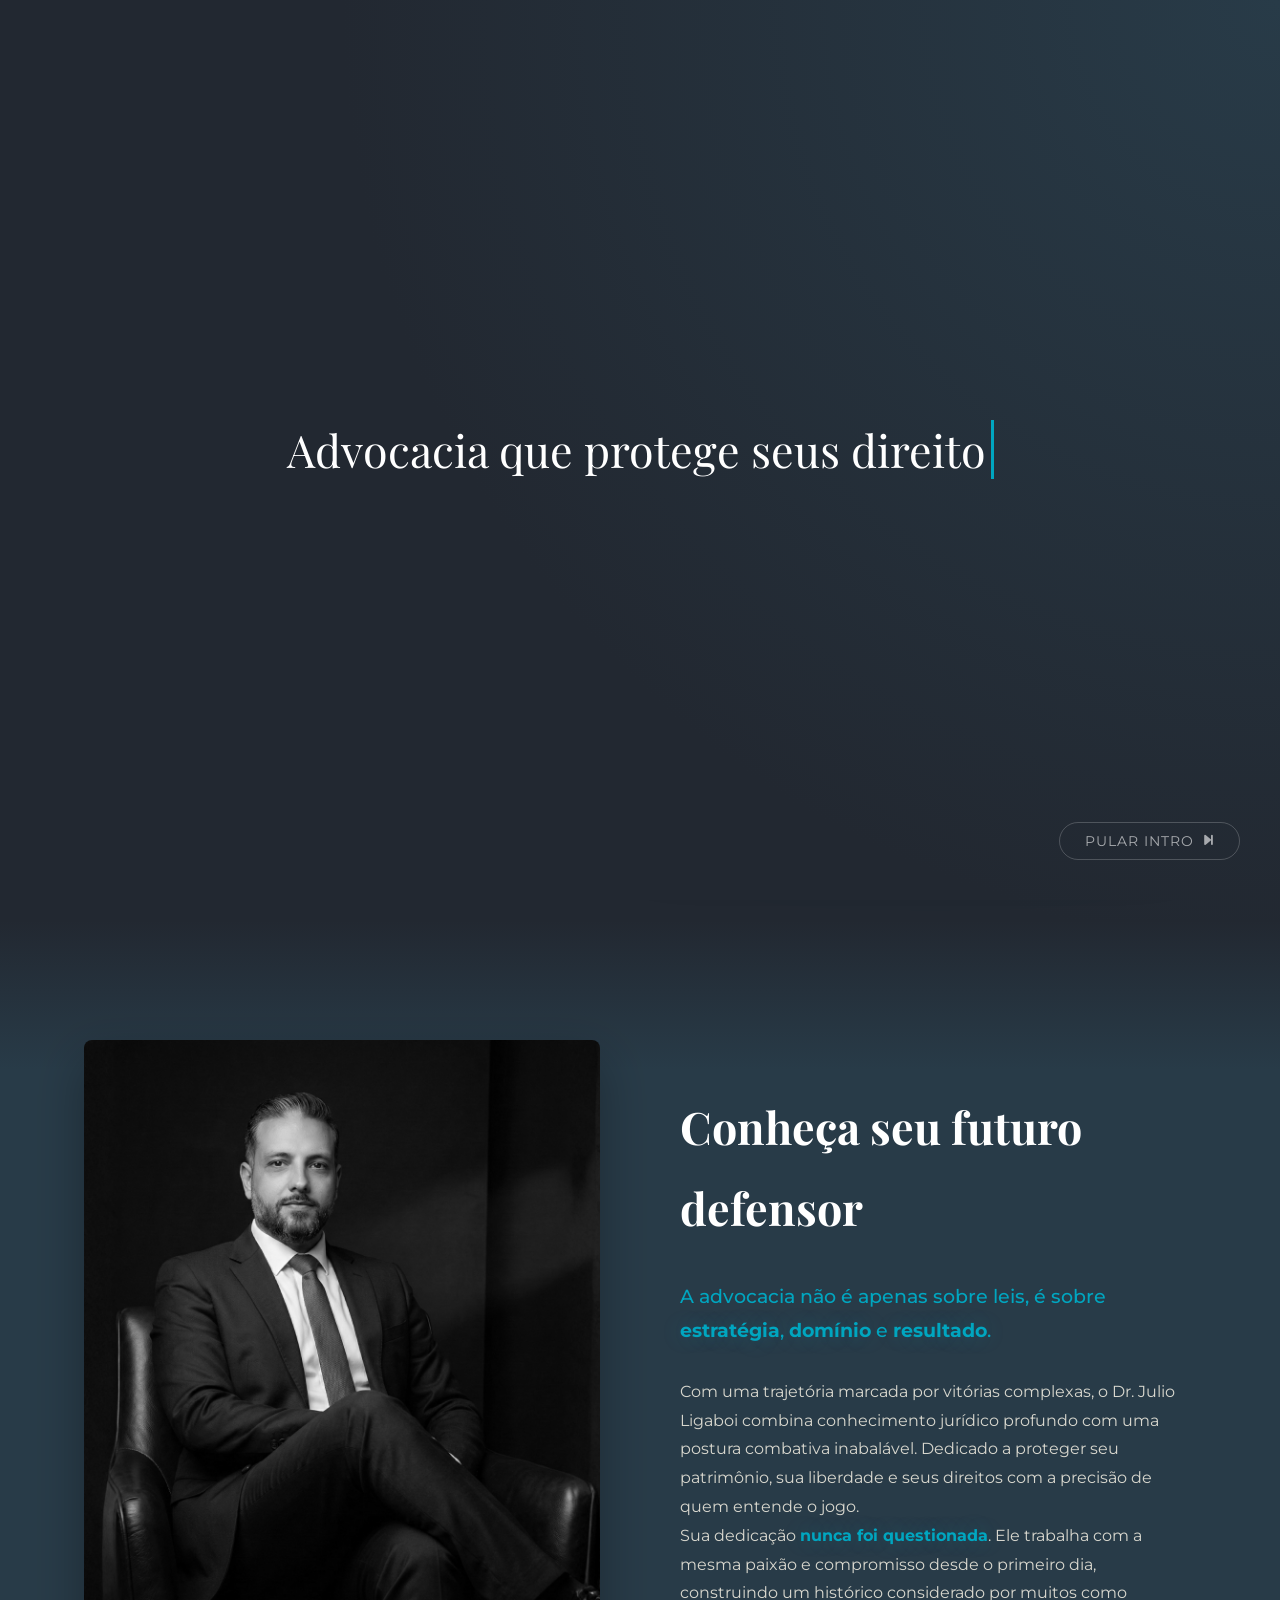
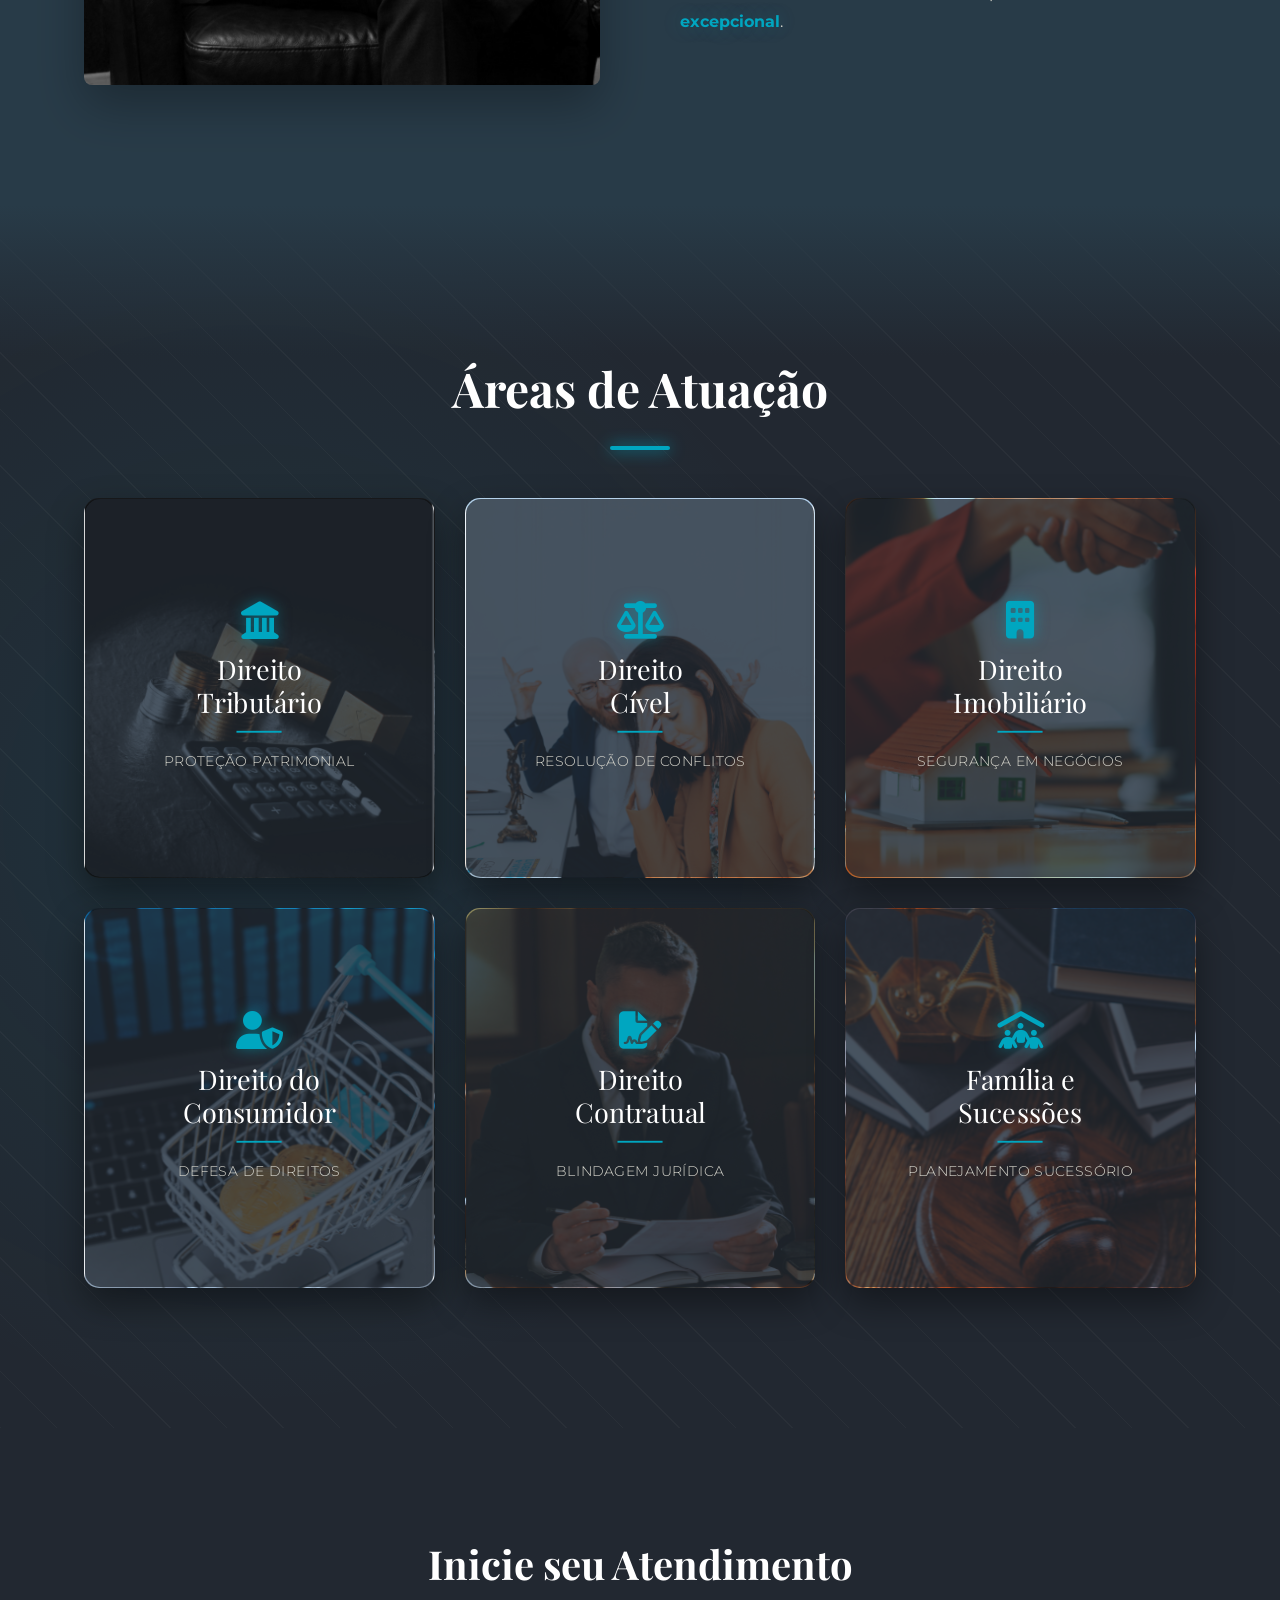
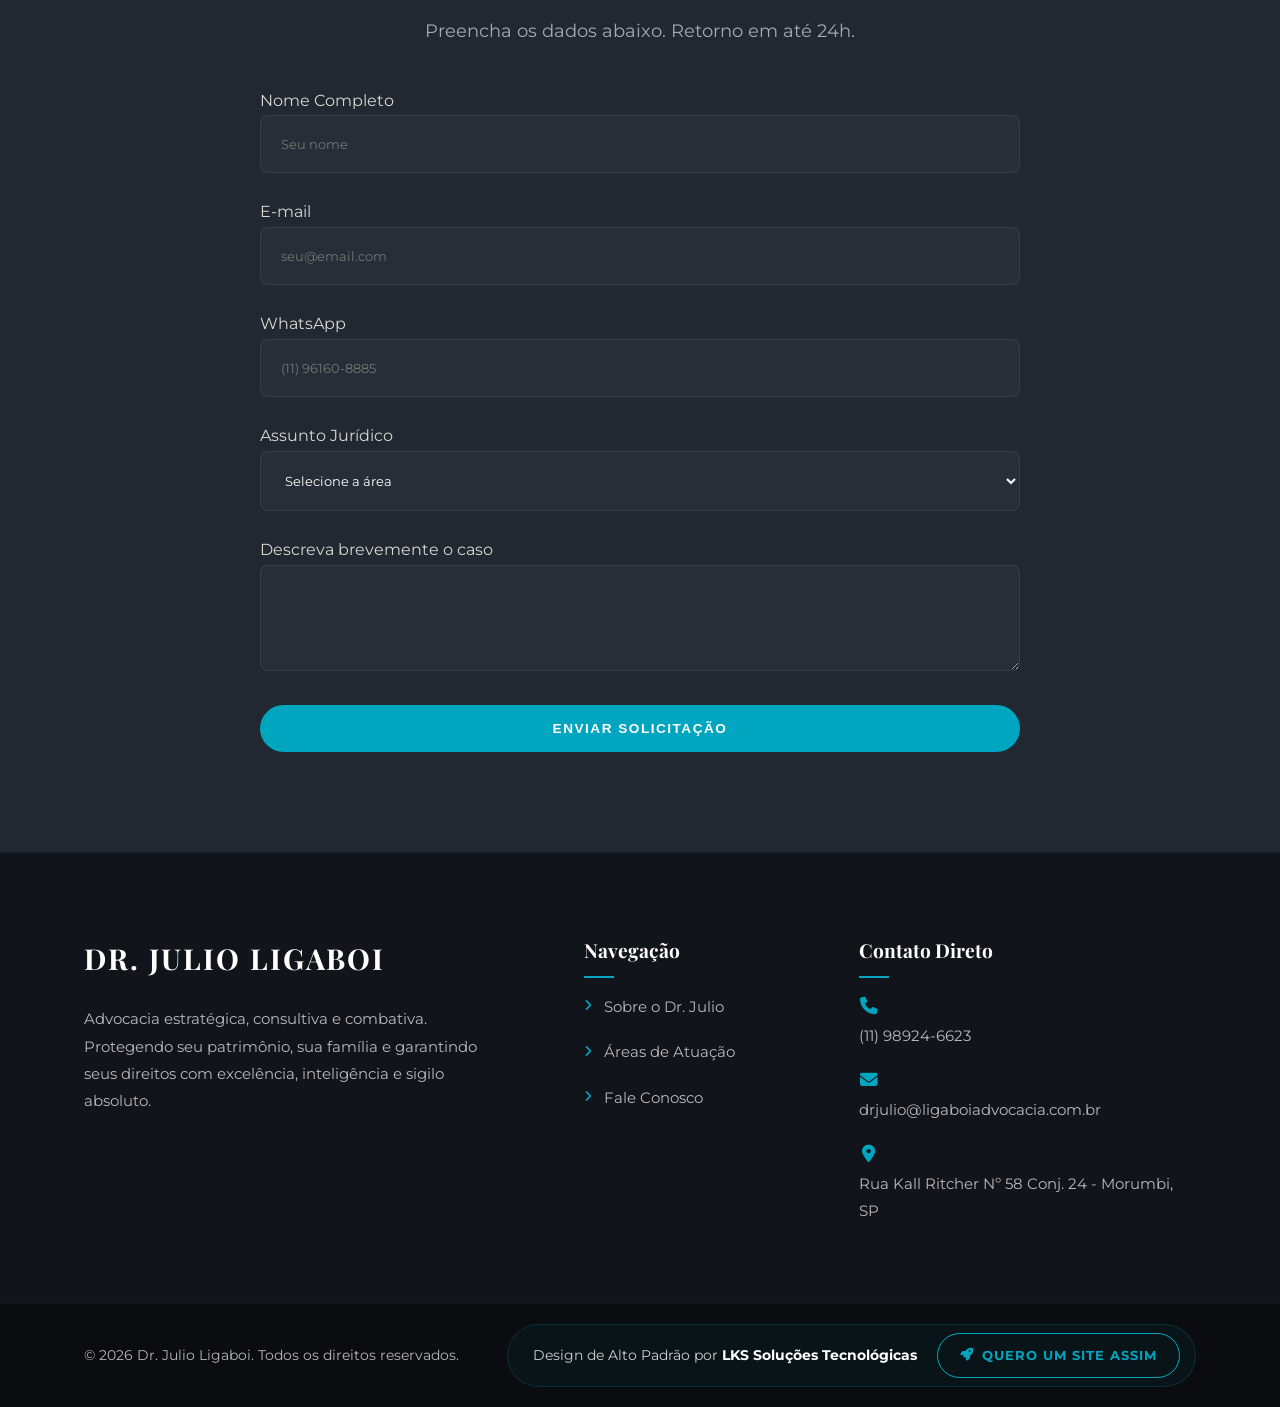
<file: index.html>
<!DOCTYPE html>
<html lang="pt-br">
<head>
    <meta charset="UTF-8">
    <meta name="viewport" content="width=device-width, initial-scale=1.0">
    <meta name="description" content="Dr. Julio Ligaboi - Advocacia de Alta Performance. Especialista em Direito Civil, Criminal e Contratos. Lutando por você até o fim.">
    <meta name="keywords" content="advogado, direito, jurídico, advocacia, Dr. Julio Ligaboi, OAB, contratos, criminal, cível">
    <meta name="author" content="Singularidade Dev">
    <title>Dr. Julio Ligaboi | Advocacia de Elite</title>

    <link rel="preconnect" href="https://fonts.googleapis.com">
    <link rel="preconnect" href="https://fonts.gstatic.com" crossorigin>
    <link href="https://fonts.googleapis.com/css2?family=Montserrat:wght@300;400;500;600;700&family=Playfair+Display:ital,wght@0,400;0,700;1,400&display=swap" rel="stylesheet">
    
    <link rel="stylesheet" href="https://cdnjs.cloudflare.com/ajax/libs/font-awesome/6.4.0/css/all.min.css">

    <link rel="stylesheet" href="style.css">
</head>
<body>

    <div id="preloader" class="preloader-bg" onclick="skipIntro()">
        <div class="preloader-content">
            <span id="typewriter-text" class="typewriter"></span>
        </div>
        
        <button class="skip-btn" onclick="event.stopPropagation(); skipIntro()">
            Pular Intro <i class="fa-solid fa-forward-step"></i>
        </button>
    </div>

    <header class="navbar" id="navbar">
        <div class="container navbar-container">
            <div class="logo">
                <a href="#">DR. JULIO LIGABOI</a>
            </div>
            
            <nav class="nav-links">
                <ul>
                    <li><a href="#sobre">Sobre</a></li>
                    <li><a href="#atuacao">Atuação</a></li>
                    <li><a href="#contato">Fale Conosco</a></li>
                </ul>
            </nav>

            <div class="social-icons">
                <a href="https://www.instagram.com/adv.julioligaboi?utm_source=ig_web_button_share_sheet&igsh=ZDNlZDc0MzIxNw==" aria-label="Instagram"><i class="fa-brands fa-instagram"></i></a>
            </div>
            
            <div class="mobile-menu-icon">
                <i class="fa-solid fa-bars"></i>
            </div>
        </div>
    </header>

    <main>
        <section id="hero" class="hero-section has-abstract-bg">
            <div class="container hero-container">
                <div class="hero-text-col">
                    <h1>Dr. Julio Ligaboi</h1>
                    <p class="slogan">Lutando por você até o fim.</p>
                    <a href="#contato" class="btn btn-gold">Agendar Consulta Estratégica</a>
                </div>
                <div class="hero-image-col">
                    <img src="assets/Julio hero.jpeg" alt="Dr. Julio Ligaboi" class="hero-img">
                    
                    <div class="oab-badge">
                        <div class="oab-icon">
                            <i class="fa-solid fa-scale-balanced"></i>
                        </div>
                        <div class="oab-info">
                            <span class="oab-title">OAB/SP Ativa</span>
                            <span class="oab-number">544.494</span> 
                        </div>
                    </div>

                </div>
            </div>
            <div class="abstract-lines"></div>
        </section>

        <section id="sobre" class="about-section">
            <div class="container about-container">
                <div class="about-image-col">
                    <img src="assets/sobre.png"Dr. Julio em ação" class="about-img">
                </div>
                <div class="about-text-col">
                    <h2>Conheça seu futuro defensor</h2>
                    <p class="lead-text">A advocacia não é apenas sobre leis, é sobre <strong class="highlight">estratégia</strong>, <strong class="highlight">domínio</strong> e <strong class="highlight">resultado</strong>.</p>
                    <p>Com uma trajetória marcada por vitórias complexas, o Dr. Julio Ligaboi combina conhecimento jurídico profundo com uma postura combativa inabalável. Dedicado a proteger seu patrimônio, sua liberdade e seus direitos com a precisão de quem entende o jogo.</p>
                    <p>Sua dedicação <strong class="highlight">nunca foi questionada</strong>. Ele trabalha com a mesma paixão e compromisso desde o primeiro dia, construindo um histórico considerado por muitos como <strong class="highlight">excepcional</strong>.</p>
                </div>
            </div>
        </section>

        <section id="atuacao" class="services-section has-abstract-bg">
            <div class="container">
                <h2 class="section-title center">Áreas de Atuação</h2>
                
                <div class="wrapper">
                    <div class="cols">
                        
                        <div class="col" ontouchstart="this.classList.toggle('hover');">
                            <div class="flip-container">
                                <div class="front" style="background-image: url('assets/tributario.png')">
                                    <div class="inner">
                                        <i class="fa-solid fa-landmark card-icon"></i>
                                        <p>Direito<br>Tributário</p>
                                        <span>Proteção Patrimonial</span>
                                    </div>
                                </div>
                                <div class="back">
                                    <div class="inner">
                                        <p>Planejamento, consultoria e contencioso tributário para proteção e otimização do seu patrimônio empresarial e pessoal.</p>
                                    </div>
                                </div>
                            </div>
                        </div>

                        <div class="col" ontouchstart="this.classList.toggle('hover');">
                            <div class="flip-container">
                                <div class="front" style="background-image: url('assets/civel.png')">
                                    <div class="inner">
                                        <i class="fa-solid fa-scale-balanced card-icon"></i>
                                        <p>Direito<br>Cível</p>
                                        <span>Resolução de Conflitos</span>
                                    </div>
                                </div>
                                <div class="back">
                                    <div class="inner">
                                        <p>Atuação estratégica em litígios complexos, indenizações e resolução de conflitos com foco absoluto em resultados.</p>
                                    </div>
                                </div>
                            </div>
                        </div>

                        <div class="col" ontouchstart="this.classList.toggle('hover');">
                            <div class="flip-container">
                               <div class="front" style="background-image: url('assets/imobiliario.png')">
                                    <div class="inner">
                                        <i class="fa-solid fa-building card-icon"></i>
                                        <p>Direito<br>Imobiliário</p>
                                        <span>Segurança em Negócios</span>
                                    </div>
                                </div>
                                <div class="back">
                                    <div class="inner">
                                        <p>Assessoria completa em compra e venda, regularização de imóveis, leilões e estruturação de negócios imobiliários.</p>
                                    </div>
                                </div>
                            </div>
                        </div>

                        <div class="col" ontouchstart="this.classList.toggle('hover');">
                            <div class="flip-container">
                                <div class="front" style="background-image: url('assets/consumidor.png')">
                                    <div class="inner">
                                        <i class="fa-solid fa-user-shield card-icon"></i>
                                        <p>Direito do<br>Consumidor</p>
                                        <span>Defesa de Direitos</span>
                                    </div>
                                </div>
                                <div class="back">
                                    <div class="inner">
                                        <p>Defesa implacável contra práticas abusivas, negativações indevidas e reparação por danos morais e materiais.</p>
                                    </div>
                                </div>
                            </div>
                        </div>

                        <div class="col" ontouchstart="this.classList.toggle('hover');">
                            <div class="flip-container">
                                <div class="front" style="background-image: url('assets/contratual.png')">
                                    <div class="inner">
                                        <i class="fa-solid fa-file-signature card-icon"></i>
                                        <p>Direito<br>Contratual</p>
                                        <span>Blindagem Jurídica</span>
                                    </div>
                                </div>
                                <div class="back">
                                    <div class="inner">
                                        <p>Elaboração, revisão e blindagem de contratos para garantir segurança jurídica e prevenir litígios futuros.</p>
                                    </div>
                                </div>
                            </div>
                        </div>

                        <div class="col" ontouchstart="this.classList.toggle('hover');">
                            <div class="flip-container">
                                <div class="front" style="background-image: url('assets/6.png')">
                                    <div class="inner">
                                        <i class="fa-solid fa-people-roof card-icon"></i>
                                        <p>Família e<br>Sucessões</p>
                                        <span>Planejamento Sucessório</span>
                                    </div>
                                </div>
                                <div class="back">
                                    <div class="inner">
                                        <p>Atendimento humanizado e discreto em divórcios, partilhas, inventários e planejamento sucessório patrimonial.</p>
                                    </div>
                                </div>
                            </div>
                        </div>

                    </div>
                </div>
                </div>
            <div class="abstract-lines-reverse"></div>
        </section>

</div>
            <div class="abstract-lines-reverse"></div>
        </section>

       <section class="contact-section" id="contato">
    <div class="contact-container-centered">
        <div class="contact-form-area centered-form">
            <h3 class="text-center">Inicie seu Atendimento</h3>
            <p class="text-center subtitle-form">Preencha os dados abaixo. Retorno em até 24h.</p>
            
            <form action="https://formsubmit.co/fbf16443b54ea4effdb1a2ff463efb48" method="POST" class="form-elegant">
                
                <input type="hidden" name="_next" value="https://www.ligaboiadvocacia.com.br/sucesso.html">
                <input type="hidden" name="_subject" value="Novo Contato pelo Site - Dr. Julio Ligaboi">
                <input type="hidden" name="_template" value="table"> 
                <input type="hidden" name="_captcha" value="false"> 

                <div class="form-group">
                    <label for="nome">Nome Completo</label>
                    <input type="text" id="nome" name="nome" required placeholder="Seu nome">
                </div>

                <div class="form-group">
                    <label for="email">E-mail</label>
                    <input type="email" id="email" name="email" required placeholder="seu@email.com">
                </div>

                <div class="form-group">
                    <label for="whatsapp">WhatsApp</label>
                    <input type="tel" id="whatsapp" name="whatsapp" required placeholder="(11) 96160-8885">
                </div>

                <div class="form-group">
                    <label for="assunto">Assunto Jurídico</label>
                    <select id="assunto" name="assunto" required>
                        <option value="" disabled selected>Selecione a área</option>
                        <option value="tributario">Direito Tributário</option>
                        <option value="civel">Direito Cível</option>
                        <option value="imobiliario">Direito Imobiliário</option>
                        <option value="consumidor">Direito do Consumidor</option>
                        <option value="contratual">Direito Contratual</option>
                        <option value="familia">Família e Sucessões</option>
                        <option value="outros">Outros assuntos</option>
                    </select>
                </div>

                <div class="form-group">
                    <label for="mensagem">Descreva brevemente o caso</label>
                    <textarea id="mensagem" name="mensagem" rows="4" required></textarea>
                </div>

                <button type="submit" class="btn btn-gold btn-block">Enviar Solicitação</button>
            </form>
        </div>
    </div>
</section>

    </main>

    <footer class="main-footer">
        <div class="container footer-container">
            
            <div class="footer-brand">
                <h4>DR. JULIO LIGABOI</h4>
                <p>Advocacia estratégica, consultiva e combativa. Protegendo seu patrimônio, sua família e garantindo seus direitos com excelência, inteligência e sigilo absoluto.</p>
            </div>

            <div class="footer-links">
                <h4>Navegação</h4>
                <ul>
                    <li><a href="#sobre"><i class="fa-solid fa-angle-right"></i> Sobre o Dr. Julio</a></li>
                    <li><a href="#atuacao"><i class="fa-solid fa-angle-right"></i> Áreas de Atuação</a></li>
                    <li><a href="#contato"><i class="fa-solid fa-angle-right"></i> Fale Conosco</a></li>
                </ul>
            </div>

            <div class="footer-contact">
                <h4>Contato Direto</h4>
                <ul>
                    <li>
                        <i class="fa-solid fa-phone"></i>
                        <a href="tel:+5511989246623">(11) 98924-6623 </a>
                    </li>
                    <li>
                        <i class="fa-solid fa-envelope"></i>
                        <a href="mailto:drjulio@ligaboiadvocacia.com.br">drjulio@ligaboiadvocacia.com.br</a>
                    </li>
                    <li>
                        <i class="fa-solid fa-location-dot"></i>
                        <a href="https://maps.app.goo.gl/3P46sjCVtDVv8QQx8" target="_blank">
                            Rua Kall Ritcher Nº 58 Conj. 24 - Morumbi, SP
                        </a>
                    </li>
                </ul>
            </div>

        </div>

        <div class="footer-bottom">
            <div class="container footer-bottom-content">
                <p>&copy; 2026 Dr. Julio Ligaboi. Todos os direitos reservados.</p>
                
                <div class="lks-cta">
                    <p>Design de Alto Padrão por <strong>LKS Soluções Tecnológicas</strong></p>
                    <a href="https://wa.me/5511961608885?text=Olá,%20vi%20o%20site%20do%20Dr.%20Julio%20e%20gostaria%20de%20um%20orçamento!" target="_blank" class="btn-lks">
                        <i class="fa-solid fa-rocket"></i> Quero um site assim
                    </a>
                </div>
            </div>
        </div>
    </footer>

    <script src="script.js"></script>
</body>
</html>
</file>
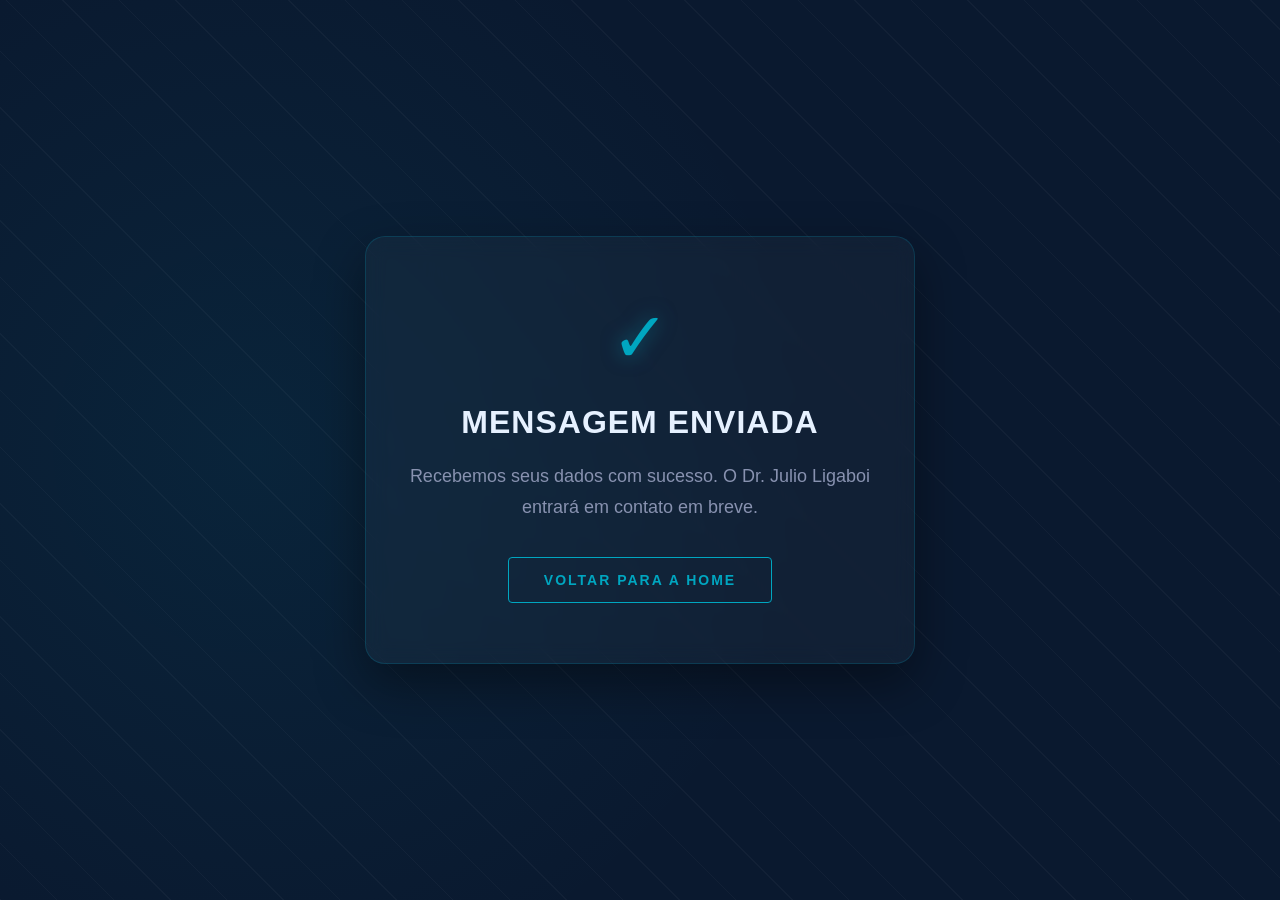
<file: sucesso.html>
<!DOCTYPE html>
<html lang="pt-br">
<head>
    <meta charset="UTF-8">
    <meta name="viewport" content="width=device-width, initial-scale=1.0">
    <title>Mensagem Enviada | Dr. Julio Ligaboi</title>
    <style>
        /* Variáveis de Cor para manter o padrão */
        :root {
            --bg-deep: #0a192f;
            --accent-cyan: #00a6c0;
            --text-main: #e6f1ff;
            --text-dim: #8892b0;
        }

        * { margin: 0; padding: 0; box-sizing: border-box; font-family: 'Segoe UI', sans-serif; }
        
        body {
            background-color: var(--bg-deep);
            /* APLICANDO O SEU CÓDIGO DE FUNDO AQUI */
            background-image: 
                radial-gradient(circle at 20% 50%, rgba(0, 166, 192, 0.08) 0%, transparent 50%),
                repeating-linear-gradient(45deg, rgba(255,255,255,0.03) 0px, rgba(255,255,255,0.03) 1px, transparent 1px, transparent 40px);
            
            display: flex;
            align-items: center;
            justify-content: center;
            height: 100vh;
            color: var(--text-main);
            text-align: center;
            overflow: hidden;
        }

        .container {
            background: rgba(255, 255, 255, 0.03); 
            padding: 60px 40px;
            border-radius: 20px;
            border: 1px solid rgba(0, 166, 192, 0.2); /* Borda com o Turquesa do site */
            box-shadow: 0 20px 50px rgba(0,0,0,0.4);
            max-width: 550px;
            width: 90%;
            backdrop-filter: blur(10px); /* Efeito vidro mais forte */
        }

        .icon {
            font-size: 70px;
            color: var(--accent-cyan);
            margin-bottom: 25px;
            /* Brilho suave no ícone */
            text-shadow: 0 0 20px rgba(0, 166, 192, 0.5);
        }

        h1 { 
            font-size: 32px; 
            margin-bottom: 20px; 
            color: var(--text-main);
            letter-spacing: 1px;
        }

        p { 
            font-size: 18px; 
            color: var(--text-dim); 
            margin-bottom: 35px; 
            line-height: 1.7; 
        }

        .btn-voltar {
            display: inline-block;
            padding: 14px 35px;
            background-color: transparent;
            color: var(--accent-cyan);
            border: 1px solid var(--accent-cyan);
            text-decoration: none;
            font-weight: 600;
            border-radius: 4px;
            transition: all 0.4s cubic-bezier(0.175, 0.885, 0.32, 1.275);
            text-transform: uppercase;
            letter-spacing: 2px;
            font-size: 14px;
        }

        .btn-voltar:hover {
            background-color: var(--accent-cyan);
            color: var(--bg-deep);
            transform: scale(1.05);
            box-shadow: 0 0 25px rgba(0, 166, 192, 0.4);
        }
    </style>
</head>
<body>

    <div class="container">
        <div class="icon">✓</div>
        <h1>MENSAGEM ENVIADA</h1>
        <p>Recebemos seus dados com sucesso. O Dr. Julio Ligaboi entrará em contato em breve.</p>
        
        <a href="index.html" class="btn-voltar">Voltar para a Home</a>
    </div>

</body>
</html>
</file>
<file: style.css>
/* style.css - Versão "Turquoise Tech Luxury" */

/* =========================================
   1. Variáveis & Reset (Paleta Turquoise)
   ========================================= */
:root {
    /* Paleta baseada na imagem download (8).jpg */
    --bg-deep: #222831;      /* Preto Azulado (Base Profunda) */
    --bg-slate: #283b48;     /* Azul Ardósia (Transições) */
    --accent: #00a6c0;       /* Turquesa Neon (O "Ponto de Luz") */
    --text-light: #d8d7ce;   /* Branco Off-White (Texto e Contraste) */
    
    --glass-bg: rgba(34, 40, 49, 0.85); /* Vidro escuro */
    
    /* Fontes */
    --font-title: 'Playfair Display', serif;
    --font-body: 'Montserrat', sans-serif;
    
    /* Transições */
    --transition: all 0.4s cubic-bezier(0.25, 0.8, 0.25, 1);
}

* {
    margin: 0;
    padding: 0;
    box-sizing: border-box;
}

html { scroll-behavior: smooth; }

body {
    font-family: var(--font-body);
    background-color: var(--bg-deep);
    color: var(--text-light);
    line-height: 1.8;
    overflow-x: hidden;
}

a { text-decoration: none; color: inherit; transition: var(--transition); }
ul { list-style: none; }
img { max-width: 100%; display: block; }

/* Utilitários */
.container {
    width: 90%;
    max-width: 1200px;
    margin: 0 auto;
    padding: 0 20px;
}

.section-title {
    font-family: var(--font-title);
    font-size: 3rem;
    color: white; /* Mais brilho no título */
    margin-bottom: 3rem;
    position: relative;
    display: inline-block;
    z-index: 2;
}

.section-title.center { display: block; text-align: center; }

/* Detalhe sofisticado abaixo do título (Turquesa brilhante) */
.section-title::after {
    content: '';
    display: block;
    width: 60px;
    height: 4px;
    background: var(--accent);
    margin-top: 15px;
    box-shadow: 0 0 15px var(--accent); /* Efeito neon */
    border-radius: 2px;
}
.section-title.center::after { margin: 15px auto 0; }

.highlight {
    color: var(--accent);
    font-weight: 700;
    text-shadow: 0 0 20px rgba(0, 166, 192, 0.3);
}

/* Botões Modernos */
.btn {
    display: inline-block;
    padding: 16px 45px;
    font-weight: 700;
    text-transform: uppercase;
    letter-spacing: 1.5px;
    border-radius: 50px; /* Arredondado estilo pílula */
    cursor: pointer;
    font-size: 0.85rem;
    position: relative;
    overflow: hidden;
    z-index: 1;
    transition: var(--transition);
}

.btn-gold {
    background: transparent;
    border: 2px solid var(--accent);
    color: var(--accent);
}

.btn-gold:hover {
    background: var(--accent);
    color: var(--bg-deep);
    box-shadow: 0 0 30px rgba(0, 166, 192, 0.6);
    transform: translateY(-5px);
}

/* =========================================
   ANIMAÇÃO DE ENTRADA (PRELOADER)
   ========================================= */
#preloader {
    position: fixed;
    top: 0; left: 0; width: 100%; height: 100vh;
    z-index: 99999;
    display: flex; align-items: center; justify-content: center;
    /* Fundo IDÊNTICO ao do Hero para transição invisível */
    background-color: var(--bg-deep);
    background-image: 
        radial-gradient(circle at top right, #283b48 0%, var(--bg-deep) 60%),
        repeating-linear-gradient(45deg, rgba(255,255,255,0.02) 0px, rgba(255,255,255,0.02) 1px, transparent 1px, transparent 40px);
    transition: opacity 1.5s ease-in-out, visibility 1.5s;
}

#preloader.fade-out {
    opacity: 0;
    visibility: hidden;
}

.preloader-content {
    max-width: 900px;
    padding: 0 30px;
    text-align: center;
}

.typewriter {
    font-family: var(--font-title);
    font-size: 2.8rem;
    color: white;
    line-height: 1.4;
    border-right: 3px solid var(--accent);
    padding-right: 5px;
    animation: blink-cursor 0.75s step-end infinite;
}

/* A cor turquesa para o texto reescrito */
.highlight-type {
    color: var(--accent);
    text-shadow: 0 0 20px rgba(0, 166, 192, 0.5);
    font-weight: 700;
}

@keyframes blink-cursor {
    from, to { border-color: transparent; }
    50% { border-color: var(--accent); }
}

@media (max-width: 768px) {
    .typewriter { font-size: 1.8rem; }
}

/* Botão Pular Intro */
.skip-btn {
    position: absolute;
    bottom: 40px;
    right: 40px;
    background: transparent;
    border: 1px solid rgba(255, 255, 255, 0.2);
    color: rgba(255, 255, 255, 0.6);
    padding: 10px 25px;
    border-radius: 50px;
    font-family: var(--font-body);
    font-size: 0.85rem;
    cursor: pointer;
    transition: var(--transition);
    z-index: 100000;
    display: flex;
    align-items: center;
    gap: 10px;
    text-transform: uppercase;
    letter-spacing: 1px;
}

.skip-btn:hover {
    border-color: var(--accent);
    color: var(--accent);
    background: rgba(0, 166, 192, 0.05);
    box-shadow: 0 0 15px rgba(0, 166, 192, 0.3);
}

/* Ajuste do botão no celular */
@media (max-width: 768px) {
    .skip-btn {
        bottom: 20px;
        right: 20px;
        padding: 8px 15px;
        font-size: 0.75rem;
    }
}

/* =========================================
   2. Elementos Abstratos & Transições
   ========================================= */

/* Fundo com padrão de linhas suaves (Tech Elegance) */
.has-abstract-bg {
    position: relative;
    background-image: 
        radial-gradient(circle at 20% 50%, rgba(0, 166, 192, 0.08) 0%, transparent 50%),
        repeating-linear-gradient(45deg, rgba(255,255,255,0.03) 0px, rgba(255,255,255,0.03) 1px, transparent 1px, transparent 40px);
}

/* Divisores de Seção (Gradient suave para evitar linhas duras) */
.section-divider {
    height: 100px;
    width: 100%;
    background: linear-gradient(to bottom, var(--bg-deep), var(--bg-slate));
}

.section-divider-reverse {
    height: 100px;
    width: 100%;
    background: linear-gradient(to bottom, var(--bg-slate), var(--bg-deep));
}

/* =========================================
   3. Navbar (Glassmorphism Arredondado)
   ========================================= */
.navbar {
    position: fixed;
    top: 20px; /* Flutua um pouco abaixo do topo */
    left: 50%;
    transform: translateX(-50%);
    width: 95%;
    max-width: 1300px;
    padding: 15px 40px;
    z-index: 1000;
    transition: 0.5s ease;
    border-radius: 60px; /* Bordas bem arredondadas */
    background: rgba(255, 255, 255, 0.02); /* Quase invisível no topo */
    backdrop-filter: blur(3px);
}

/* Estado Rola (Scrolled) */
.navbar.scrolled {
    background: rgba(34, 40, 49, 0.8); /* Fundo escuro semitransparente */
    backdrop-filter: blur(20px); /* Blur intenso estilo iOS */
    border: 1px solid rgba(255, 255, 255, 0.1);
    box-shadow: 0 10px 30px rgba(0,0,0,0.5);
    padding: 12px 40px;
    top: 10px;
}

.navbar-container {
    display: flex;
    justify-content: space-between;
    align-items: center;
}

.logo a {
    font-family: var(--font-title);
    font-size: 1.4rem;
    font-weight: 700;
    color: white;
    letter-spacing: 1px;
}

.nav-links ul { display: flex; gap: 40px; }

.nav-links a {
    font-size: 0.8rem;
    font-weight: 600;
    text-transform: uppercase;
    color: var(--text-light);
    opacity: 0.8;
    position: relative;
}

.nav-links a:hover { opacity: 1; color: var(--accent); }

/* Ícones Sociais (Maiores e com Efeito) */
.social-icons { display: flex; gap: 20px; align-items: center; }

.social-icons a { 
    color: white; 
    font-size: 1.4rem; /* Maior */
    transition: var(--transition);
    display: flex; align-items: center;
}

.social-icons a:hover { 
    transform: scale(1.3) rotate(5deg); /* Aumenta e gira levemente */
    color: var(--accent); 
    text-shadow: 0 0 15px var(--accent);
}

.mobile-menu-icon { display: none; color: white; font-size: 1.5rem; cursor: pointer; }

/* =========================================
   4. Hero Section (Impacto Profundo)
   ========================================= */
.hero-section {
    padding-top: 180px;
    padding-bottom: 100px;
    min-height: 100vh;
    display: flex;
    align-items: center;
    background-color: var(--bg-deep);
    /* Fundo IDÊNTICO ao do Preloader */
    background-image: 
        radial-gradient(circle at top right, #283b48 0%, var(--bg-deep) 60%),
        repeating-linear-gradient(45deg, rgba(255,255,255,0.02) 0px, rgba(255,255,255,0.02) 1px, transparent 1px, transparent 40px);
}

.hero-container {
    display: flex;
    align-items: center;
    justify-content: space-between;
    gap: 50px;
    z-index: 2;
}

.hero-text-col { flex: 1; }

.hero-text-col h1 {
    font-family: var(--font-title);
    font-size: 4.2rem;
    line-height: 1.1;
    color: white;
    margin-bottom: 25px;
    text-shadow: 0 10px 30px rgba(0,0,0,0.5);
}

.hero-text-col .slogan {
    font-size: 1.4rem;
    font-weight: 300;
    color: var(--accent);
    margin-bottom: 40px;
    border-left: 3px solid var(--accent);
    padding-left: 20px;
    letter-spacing: 1px;
}

.hero-image-col { flex: 1; display: flex; justify-content: flex-end; position: relative; }

.hero-img {
    border-radius: 20px; /* Bordas suaves */
    box-shadow: -20px 20px 60px rgba(0,0,0,0.4);
    border: 1px solid rgba(255,255,255,0.1);
    position: relative; z-index: 2;
}

/* Efeito de luz atrás da imagem */
.hero-image-col::after {
    content: '';
    position: absolute;
    top: 50%; left: 50%;
    transform: translate(-50%, -50%);
    width: 80%; height: 80%;
    background: var(--accent);
    filter: blur(80px); /* Glow intenso */
    opacity: 0.2;
    z-index: 1;
}

/* =========================================
   SELO OAB FLUTUANTE (HERO)
   ========================================= */
.oab-badge {
    position: absolute;
    bottom: -20px;
    left: -30px;
    background: rgba(34, 40, 49, 0.85); /* Efeito de vidro escuro */
    backdrop-filter: blur(12px);
    border: 1px solid rgba(0, 166, 192, 0.3); /* Borda sutil turquesa */
    padding: 15px 25px;
    border-radius: 12px;
    display: flex;
    align-items: center;
    gap: 15px;
    box-shadow: 0 15px 35px rgba(0,0,0,0.5);
    z-index: 10;
    /* Animação suave de flutuação */
    animation: float-badge 4s ease-in-out infinite;
}

@keyframes float-badge {
    0%, 100% { transform: translateY(0); }
    50% { transform: translateY(-10px); }
}

.oab-icon {
    background: var(--accent);
    color: var(--bg-deep);
    width: 45px; 
    height: 45px;
    border-radius: 50%;
    display: flex; 
    justify-content: center; 
    align-items: center;
    font-size: 1.2rem;
    box-shadow: 0 0 15px rgba(0, 166, 192, 0.5);
}

.oab-info { 
    display: flex; 
    flex-direction: column; 
    text-align: left;
}

.oab-title { 
    font-size: 0.70rem; 
    color: rgba(255,255,255,0.6); 
    text-transform: uppercase; 
    letter-spacing: 1.5px; 
    font-weight: 600;
}

.oab-number { 
    font-size: 1.3rem; 
    font-weight: 700; 
    color: white; 
    font-family: var(--font-title); 
    letter-spacing: 1px;
}

/* Ajuste para não quebrar no celular */
@media (max-width: 768px) {
    .oab-badge {
        left: 50%;
        transform: translateX(-50%);
        bottom: -25px;
        width: max-content;
        animation: none; /* Remove a flutuação no mobile para evitar sobreposição estranha */
    }
}

/* =========================================
   5. Seção Sobre (Transição Slate)
   ========================================= */
.about-section {
    padding: 120px 0;
    /* Fundo Slate para contraste suave */
    background-color: var(--bg-slate);
    position: relative;
}

/* Linha decorativa no topo (Fade in) */
.about-section::before {
    content: ''; position: absolute; top: 0; left: 0; width: 100%; height: 150px;
    background: linear-gradient(to bottom, var(--bg-deep), transparent);
}

.about-container { display: flex; align-items: center; gap: 80px; position: relative; z-index: 2; }

.about-image-col { flex: 1; }
.about-img {
    border-radius: 8px;
    filter: grayscale(100%); /* Preto e Branco elegante */
    transition: 0.5s;
    box-shadow: 0 20px 50px rgba(0,0,0,0.3);
}

.about-img:hover { filter: grayscale(0%); transform: scale(1.02); }

.about-text-col { flex: 1; }
.about-text-col h2 {
    font-family: var(--font-title);
    font-size: 2.8rem;
    color: white;
    margin-bottom: 30px;
}

.about-text-col .lead-text {
    font-size: 1.2rem;
    color: var(--accent);
    margin-bottom: 30px;
    font-weight: 500;
}

/* =========================================
   6. Áreas de Atuação (Parallax Flipping Cards)
   ========================================= */
.services-section {
    padding: 140px 0;
    background-color: var(--bg-deep);
    position: relative;
}

.services-section::before {
    content: ''; position: absolute; top: 0; left: 0; width: 100%; height: 150px;
    background: linear-gradient(to bottom, var(--bg-slate), transparent);
}

.wrapper {
    width: 100%;
    margin: 0 auto;
    position: relative;
    z-index: 2;
}

.cols {
    display: flex;
    flex-wrap: wrap;
    justify-content: center;
    gap: 30px; /* Espaçamento entre os cards */
}

.col {
    width: calc(33.333% - 20px); /* 3 cards por linha no desktop */
    cursor: pointer;
}

.flip-container {
    transform-style: preserve-3d;
    perspective: 1000px;
    position: relative;
}

/* Base das faces */
.front,
.back {
    background-size: cover;
    background-position: center;
    border-radius: 15px; /* Bordas mais suaves */
    transition: transform .7s cubic-bezier(0.4, 0.2, 0.2, 1);
    backface-visibility: hidden;
    text-align: center;
    min-height: 380px; /* Altura dos cards */
    height: auto;
    color: #fff;
    box-shadow: 0 15px 35px rgba(0,0,0,0.4);
    border: 1px solid rgba(255,255,255,0.05);
}

/* Capa Escura na Frente para destacar o texto */
.front:after {
    position: absolute;
    top: 0; left: 0; z-index: 1;
    width: 100%; height: 100%;
    content: '';
    background-color: var(--bg-deep);
    opacity: 0.75; /* Escurece a imagem de fundo */
    border-radius: 15px;
}

/* O Verso (Turquoise Gradient) */
.back {
    position: absolute;
    top: 0; left: 0; width: 100%;
    background: linear-gradient(135deg, var(--bg-slate) 0%, var(--bg-deep) 100%);
    border: 2px solid transparent; /* Prepara a borda invisível */
}

/* O Efeito de Giro ao passar o mouse */
.col:hover .flip-container .front,
.col.hover .flip-container .front {
    transform: rotateY(-180deg);
}

/* Aqui acontece a mágica do Neon! */
.col:hover .flip-container .back,
.col.hover .flip-container .back {
    transform: rotateY(0deg);
    border: 2px solid var(--accent); /* Acende a borda turquesa */
    /* Brilho Neon: Externo forte + Interno sutil */
    box-shadow: 0 0 35px rgba(0, 166, 192, 0.6), inset 0 0 15px rgba(0, 166, 192, 0.2); 
}

/* Efeito Parallax Interno (O texto parece flutuar) */
.inner {
    transform: translateY(-50%) translateZ(60px) scale(0.94);
    top: 50%;
    position: absolute;
    left: 0;
    width: 100%;
    padding: 2rem;
    box-sizing: border-box;
    perspective: inherit;
    z-index: 2;
}

/* Estados Iniciais de Rotação */
.flip-container .front { transform: rotateY(0deg); }
.flip-container .back { transform: rotateY(180deg); }

/* O Efeito de Giro ao passar o mouse */
.col {
    width: calc(33.333% - 20px);
    cursor: pointer;
    position: relative;
    z-index: 1;
    transition: z-index 0.6s step-start; /* Impede que o card fique por baixo dos outros ao crescer */
}

.col:hover, .col.hover {
    z-index: 10; /* Joga o card pra frente ao passar o mouse */
}

.flip-container {
    transform-style: preserve-3d;
    perspective: 1000px;
    position: relative;
    transition: transform 0.6s cubic-bezier(0.4, 0.2, 0.2, 1); /* Animação suave para crescer */
}

/* Faz o card crescer 5% ao passar o mouse */
.col:hover .flip-container,
.col.hover .flip-container {
    transform: scale(1.05);
}

/* Estilização do Conteúdo (Textos e Ícones) */
.front .inner .card-icon {
    font-size: 2.5rem;
    color: var(--accent);
    margin-bottom: 15px;
    text-shadow: 0 0 15px rgba(0, 166, 192, 0.5);
}

.front .inner p {
    font-family: var(--font-title);
    font-size: 1.8rem;
    line-height: 1.2;
    margin-bottom: 2rem;
    position: relative;
}

/* Linha decorativa abaixo do título */
.front .inner p:after {
    content: '';
    width: 3rem;
    height: 2px;
    position: absolute;
    background: var(--accent);
    display: block;
    left: 0; right: 0;
    margin: 0 auto;
    bottom: -1rem;
}

.front .inner span {
    color: var(--text-light);
    font-family: var(--font-body);
    font-weight: 300;
    font-size: 0.9rem;
    text-transform: uppercase;
    letter-spacing: 1px;
}

.back .inner p {
    font-family: var(--font-body);
    font-size: 1rem;
    line-height: 1.6;
    color: var(--text-light);
}

/* Responsividade dos Cards */
@media screen and (max-width: 1024px){
    .col { width: calc(50% - 15px); } /* 2 por linha */
}

@media screen and (max-width: 600px){
    .col { width: 100%; margin-bottom: 15px; } /* 1 por linha */
    .cols { gap: 15px; }
}

/* =========================================
   7. Contato, WhatsApp e Redes Sociais
   ========================================= */

.contact-section { 
    padding: 0; 
    background-color: var(--bg-deep); 
    position: relative;
    z-index: 5;
}

/* Novo Container Centralizado */
.contact-container-centered {
    max-width: 800px; /* Mantém o form com um tamanho elegante */
    margin: 0 auto;
    padding: 100px 20px;
    display: flex;
    flex-direction: column;
    align-items: center;
    gap: 60px; /* Espaço entre o Form, o Whats e as Redes */
}

.text-center { text-align: center; }

/* --- 1. Formulário --- */
.centered-form {
    width: 100%;
    background: transparent;
}

.centered-form h3 { 
    color: white; 
    margin-bottom: 15px; 
    font-size: 2.5rem; 
    font-family: var(--font-title); 
}

.subtitle-form {
    color: rgba(255,255,255,0.6);
    margin-bottom: 40px;
    font-size: 1.1rem;
}

.form-elegant input, .form-elegant select, .form-elegant textarea {
    width: 100%;
    padding: 20px;
    margin-bottom: 25px;
    background-color: rgba(255,255,255,0.03);
    border: 1px solid rgba(255,255,255,0.08);
    color: white;
    border-radius: 8px;
    font-family: var(--font-body);
    transition: var(--transition);
}

/* CORREÇÃO DO FUNDO BRANCO NAS OPÇÕES DO SELECT */
.form-elegant select option {
    background-color: var(--bg-deep);
    color: var(--text-light);
}

.form-elegant input:focus, .form-elegant select:focus, .form-elegant textarea:focus {
    outline: none;
    border-color: var(--accent);
    background-color: rgba(0, 166, 192, 0.05);
    box-shadow: 0 0 15px rgba(0, 166, 192, 0.1);
}

.btn-block { width: 100%; background: var(--accent); color: white; border: none; }
.btn-block:hover { background: #008fa6; box-shadow: 0 10px 30px rgba(0, 166, 192, 0.3); }

/* --- 2. Box do WhatsApp Personalizado --- */
.custom-whatsapp-cta {
    display: flex;
    align-items: center;
    justify-content: center;
    gap: 30px;
    background: rgba(255, 255, 255, 0.03);
    border: 1px solid rgba(255,255,255,0.05);
    padding: 40px;
    border-radius: 20px;
    width: 100%;
}

.dr-photo-wrapper {
    width: 130px;
    height: 130px;
    border-radius: 50%;
    overflow: hidden;
    border: 3px solid var(--accent);
    box-shadow: 0 0 25px rgba(0, 166, 192, 0.4);
    flex-shrink: 0;
}

.dr-photo {
    width: 100%;
    height: 100%;
    object-fit: cover;
}

.whatsapp-cta-text { text-align: left; }

.whatsapp-cta-text h4 {
    font-family: var(--font-title);
    font-size: 2rem;
    color: white;
    margin-bottom: 10px;
}

.whatsapp-cta-text p {
    color: rgba(255,255,255,0.7);
    margin-bottom: 25px;
    font-size: 1.1rem;
}

/* Botão Pulsante Green */
@keyframes pulse-green {
    0% { transform: scale(1); box-shadow: 0 0 0 0 rgba(37, 211, 102, 0.7); }
    70% { transform: scale(1.05); box-shadow: 0 0 0 20px rgba(37, 211, 102, 0); }
    100% { transform: scale(1); box-shadow: 0 0 0 0 rgba(37, 211, 102, 0); }
}

.btn-whatsapp-pulse {
    display: inline-flex; 
    align-items: center; 
    justify-content: center; 
    gap: 12px;
    padding: 16px 40px;
    background-color: #25D366;
    color: white;
    font-weight: 700;
    border-radius: 50px;
    font-size: 1.1rem;
    text-transform: uppercase;
    letter-spacing: 1px;
    animation: pulse-green 2s infinite;
    transition: var(--transition);
}

.btn-whatsapp-pulse:hover {
    background-color: #1ebe57;
    transform: scale(1.05);
    animation: none;
}

/* --- 3. Redes Sociais Animadas --- */
.social-section {
    width: 100%;
    border-top: 1px solid rgba(255,255,255,0.05);
    padding-top: 50px;
}

.social-section h4 {
    font-family: var(--font-title);
    font-size: 2rem;
    color: white;
    margin-bottom: 10px;
}

.social-section p {
    color: rgba(255,255,255,0.6);
    margin-bottom: 30px;
}

.social-wrapper {
    display: inline-flex;
    list-style: none;
    flex-wrap: wrap;
    justify-content: center;
}

.social-wrapper .icon {
    position: relative;
    background: rgba(255, 255, 255, 0.05); /* Fundo escuro adaptado */
    color: white;
    border-radius: 50%;
    padding: 15px;
    margin: 10px;
    width: 60px;
    height: 60px;
    font-size: 22px;
    display: flex;
    justify-content: center;
    align-items: center;
    flex-direction: column;
    box-shadow: 0 10px 10px rgba(0, 0, 0, 0.2);
    cursor: pointer;
    transition: all 0.2s cubic-bezier(0.68, -0.55, 0.265, 1.55);
    border: 1px solid rgba(255,255,255,0.05);
}

.social-wrapper .tooltip {
    position: absolute;
    top: 0;
    font-size: 14px;
    background: #ffffff;
    color: var(--bg-deep); /* Letra escura no tooltip branco */
    font-weight: 600;
    padding: 5px 8px;
    border-radius: 5px;
    box-shadow: 0 10px 10px rgba(0, 0, 0, 0.1);
    opacity: 0;
    pointer-events: none;
    transition: all 0.3s cubic-bezier(0.68, -0.55, 0.265, 1.55);
}

.social-wrapper .tooltip::before {
    position: absolute;
    content: "";
    height: 8px;
    width: 8px;
    background: #ffffff;
    bottom: -3px;
    left: 50%;
    transform: translate(-50%) rotate(45deg);
    transition: all 0.3s cubic-bezier(0.68, -0.55, 0.265, 1.55);
}

.social-wrapper .icon:hover .tooltip {
    top: -45px;
    opacity: 1;
    visibility: visible;
    pointer-events: auto;
}

.social-wrapper .icon:hover span,
.social-wrapper .icon:hover .tooltip {
    text-shadow: 0px -1px 0px rgba(0, 0, 0, 0.1);
}

/* Cores Hover das Redes */
.social-wrapper .facebook:hover,
.social-wrapper .facebook:hover .tooltip,
.social-wrapper .facebook:hover .tooltip::before {
    background: #1877F2; color: #ffffff; border-color: #1877F2;
}
.social-wrapper .twitter:hover,
.social-wrapper .twitter:hover .tooltip,
.social-wrapper .twitter:hover .tooltip::before {
    background: #000000; color: #ffffff; border-color: #000000; /* X atualizado */
}
.social-wrapper .instagram:hover,
.social-wrapper .instagram:hover .tooltip,
.social-wrapper .instagram:hover .tooltip::before {
    background: #E4405F; color: #ffffff; border-color: #E4405F;
}
.social-wrapper .whatsapp:hover,
.social-wrapper .whatsapp:hover .tooltip,
.social-wrapper .whatsapp:hover .tooltip::before {
    background: #25D366; color: #ffffff; border-color: #25D366;
}
.social-wrapper .youtube:hover,
.social-wrapper .youtube:hover .tooltip,
.social-wrapper .youtube:hover .tooltip::before {
    background: #CD201F; color: #ffffff; border-color: #CD201F;
}

/* Responsividade Mobile */
@media (max-width: 768px) {
    .custom-whatsapp-cta {
        flex-direction: column;
        text-align: center;
        padding: 30px 20px;
    }
    .whatsapp-cta-text {
        text-align: center;
    }
}

/* =========================================
   8. Footer Premium & LKS Soluções CTA
   ========================================= */
.main-footer {
    background-color: #11141a; /* Fundo ainda mais escuro para dar profundidade */
    padding: 80px 0 0 0;
    border-top: 1px solid rgba(0, 166, 192, 0.1); /* Linha sutil turquesa no topo */
    color: rgba(255, 255, 255, 0.7);
}

.footer-container {
    display: grid;
    grid-template-columns: 2fr 1fr 1.5fr; /* Proporção das colunas */
    gap: 50px;
    margin-bottom: 60px;
}

.footer-brand h4 {
    font-family: var(--font-title);
    font-size: 1.8rem;
    color: white;
    letter-spacing: 2px;
    margin-bottom: 20px;
}

.footer-brand p {
    font-size: 0.95rem;
    line-height: 1.8;
    max-width: 400px;
}

/* Títulos das colunas de Links e Contato */
.footer-links h4, .footer-contact h4 {
    color: white;
    font-size: 1.2rem;
    margin-bottom: 25px;
    position: relative;
    font-family: var(--font-title);
}

/* Tracinho turquesa embaixo do título */
.footer-links h4::after, .footer-contact h4::after {
    content: '';
    position: absolute;
    left: 0;
    bottom: -10px;
    width: 30px;
    height: 2px;
    background: var(--accent);
}

.footer-links ul li, .footer-contact ul li {
    margin-bottom: 18px;
}

.footer-links ul li a, .footer-contact ul li a {
    transition: var(--transition);
    display: flex;
    align-items: center;
    gap: 12px;
    font-size: 0.95rem;
}

.footer-links ul li a:hover, .footer-contact ul li a:hover {
    color: var(--accent);
    transform: translateX(5px); /* Efeito sutil de ir para a direita */
}

.footer-contact i {
    color: var(--accent);
    font-size: 1.1rem;
    width: 20px;
    text-align: center;
}

.footer-links i {
    font-size: 0.8rem;
    color: var(--accent);
}

/* =========================================
   RODAPÉ INFERIOR & LKS CTA
   ========================================= */
.footer-bottom {
    background-color: #0a0c10; /* Fundo super escuro (quase preto) */
    padding: 20px 0;
    border-top: 1px solid rgba(255,255,255,0.05);
}

.footer-bottom-content {
    display: flex;
    justify-content: space-between;
    align-items: center;
    flex-wrap: wrap;
    gap: 20px;
}

.footer-bottom-content p {
    font-size: 0.85rem;
    margin: 0;
}

/* A Caixa de Destaque da LKS Soluções */
.lks-cta {
    display: flex;
    align-items: center;
    gap: 20px;
    background: rgba(0, 166, 192, 0.05);
    padding: 8px 15px 8px 25px;
    border-radius: 50px;
    border: 1px solid rgba(0, 166, 192, 0.2);
}

.lks-cta p {
    color: rgba(255,255,255,0.8);
}

.lks-cta strong {
    color: white;
}

/* Botão Neon Exclusivo da Agência */
.btn-lks {
    background: transparent;
    color: var(--accent);
    border: 1px solid var(--accent);
    padding: 10px 22px;
    border-radius: 30px;
    font-size: 0.8rem;
    font-weight: 700;
    text-transform: uppercase;
    letter-spacing: 1px;
    display: flex;
    align-items: center;
    gap: 8px;
    transition: var(--transition);
}

.btn-lks:hover {
    background: var(--accent);
    color: var(--bg-deep);
    box-shadow: 0 0 20px rgba(0, 166, 192, 0.5);
    transform: translateY(-2px);
}

/* Responsividade do Footer */
@media (max-width: 900px) {
    .footer-container {
        grid-template-columns: 1fr;
        gap: 40px;
        text-align: center;
    }
    
    .footer-brand p {
        margin: 0 auto;
    }

    .footer-links h4::after, .footer-contact h4::after {
        left: 50%;
        transform: translateX(-50%);
    }

    .footer-links ul li a, .footer-contact ul li a {
        justify-content: center;
    }

    .footer-bottom-content {
        flex-direction: column;
        text-align: center;
    }

    .lks-cta {
        flex-direction: column;
        border-radius: 15px;
        padding: 20px;
        width: 100%;
    }
}
</file>
